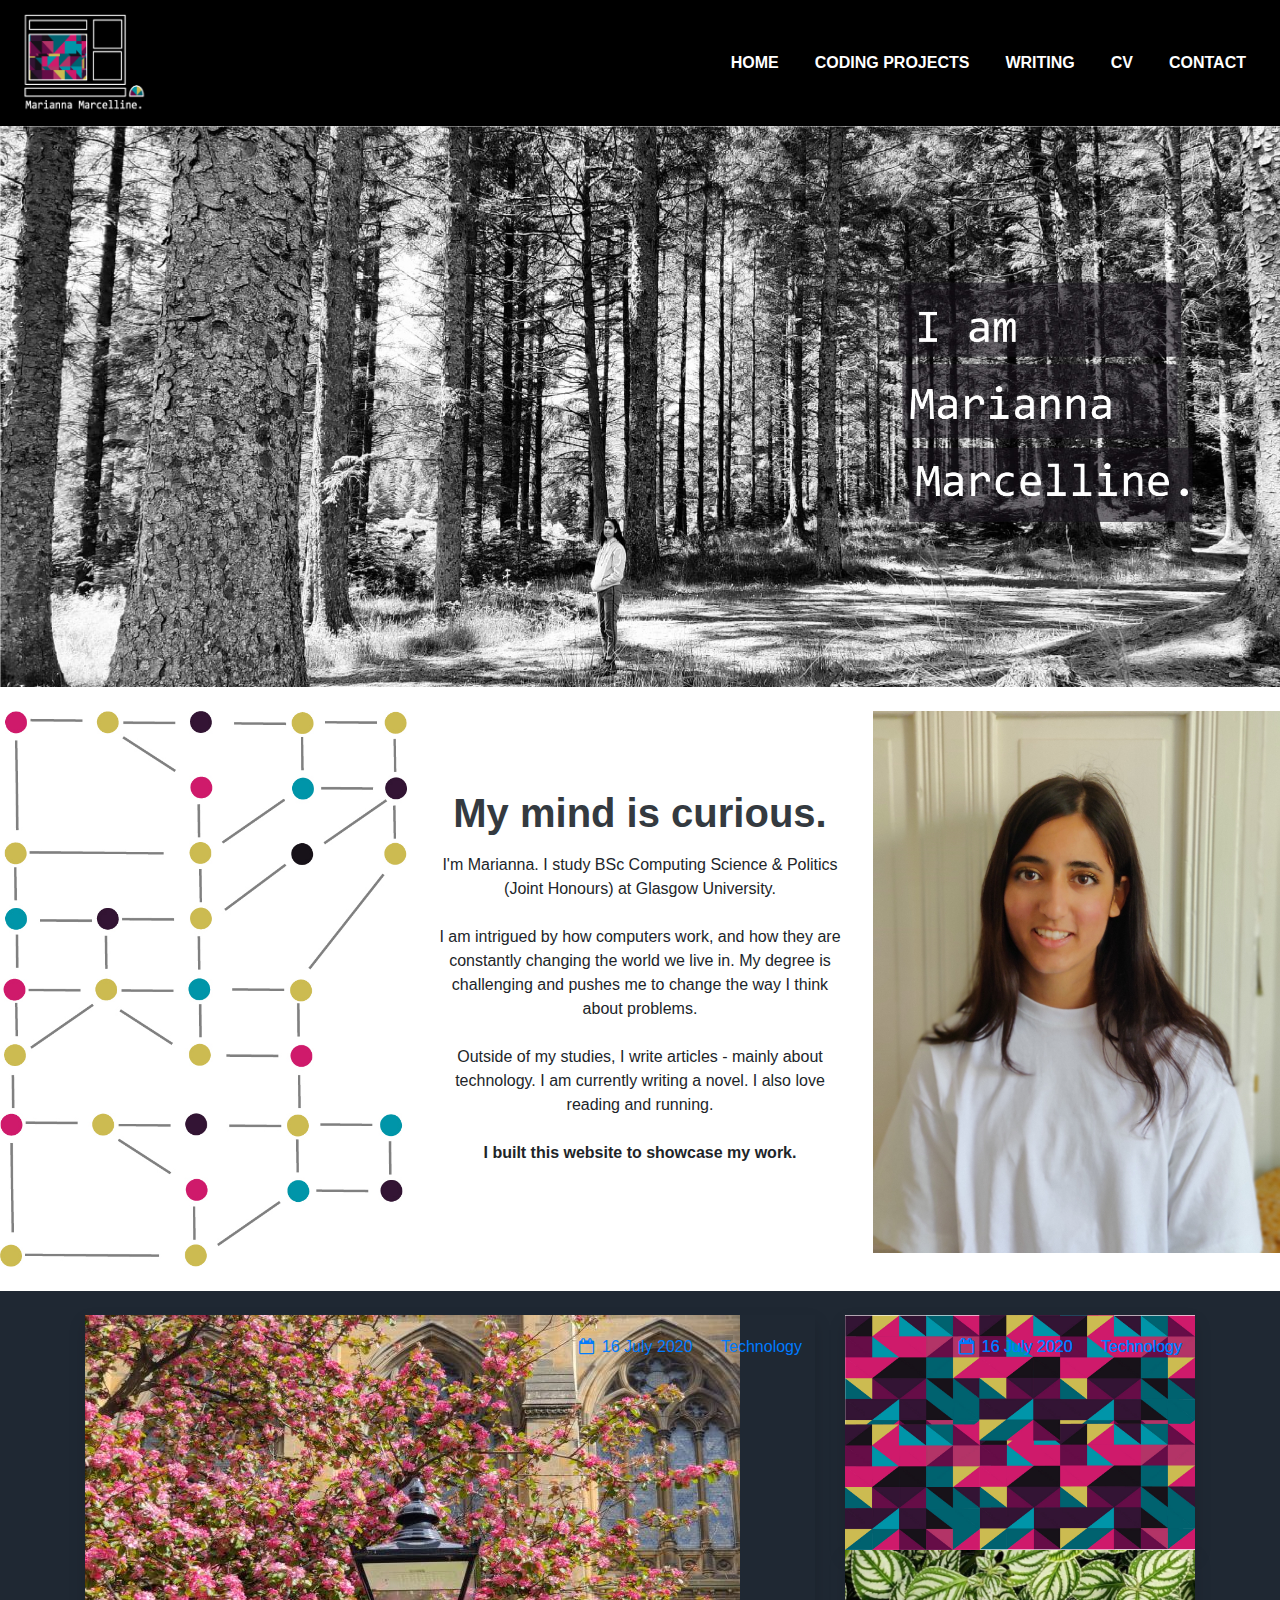
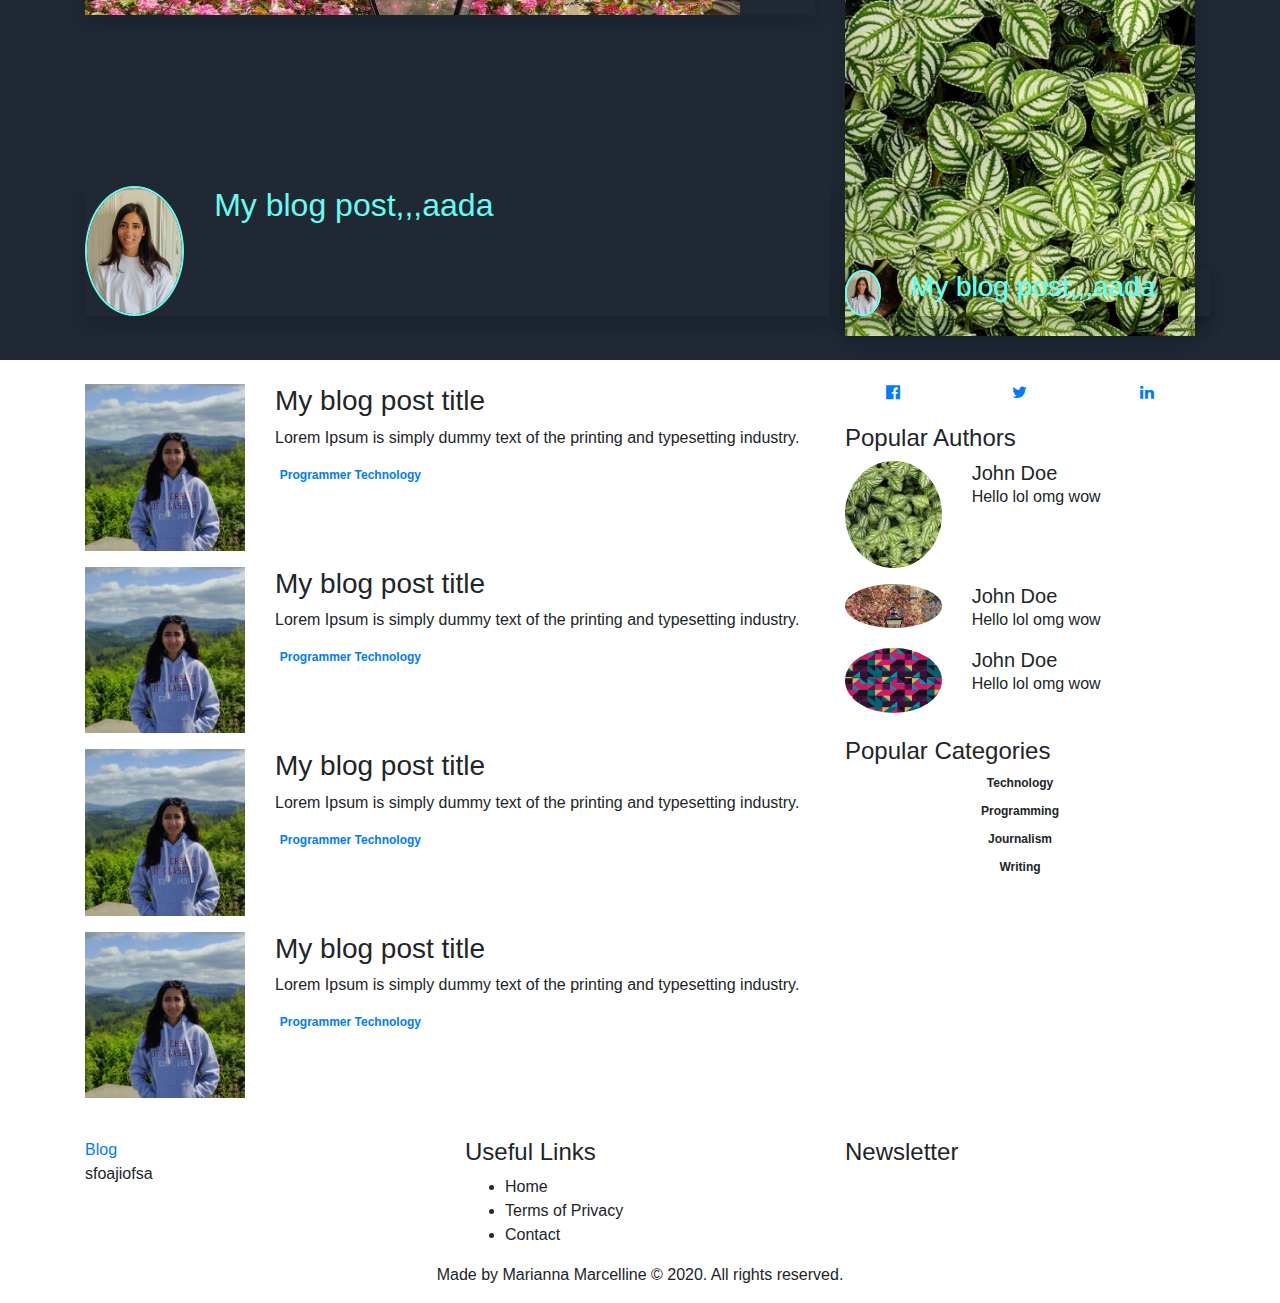
<file: templates/index.html>
<html>
<head>
	<title>Marianna Website</title>
	<link rel="stylesheet" href="../static/css/style.css">
	<link href="https://fonts.googleapis.com/css2?family=Nanum+Gothic+Coding&display=swap" rel="stylesheet">
	<link rel="stylesheet" href="https://stackpath.bootstrapcdn.com/bootstrap/4.5.0/css/bootstrap.min.css">
	<script src="https://code.jquery.com/jquery-3.5.1.slim.min.js"></script>
	<script src="https://stackpath.bootstrapcdn.com/bootstrap/4.5.0/js/bootstrap.min.js" ></script>
	<link rel="stylesheet" href="https://stackpath.bootstrapcdn.com/font-awesome/4.7.0/css/font-awesome.min.css">
</head>
<body>
<section id="nav-bar">
	<nav class="navbar navbar-expand-lg navbar-light">
  <a class="navbar-brand" href="#"><img src="../static/img/logowithnamewhite.png"></a>
  <button class="navbar-toggler" type="button" data-toggle="collapse" data-target="#navbarNav" aria-controls="navbarNav" aria-expanded="false" aria-label="Toggle navigation">
  	<i class="fa fa-bars" aria-hidden="true"></i>
  </button>
  <div class="collapse navbar-collapse" id="navbarNav">
    <ul class="navbar-nav ml-auto">
      <li class="nav-item">
        <a class="nav-link" href="#">HOME</a>
      </li>
      <li class="nav-item">
        <a class="nav-link" href="#">CODING PROJECTS</a>
      </li>
      <li class="nav-item">
        <a class="nav-link" href="#">WRITING</a>
      </li>
      <li class="nav-item">
        <a class="nav-link" href="#">CV</a>
      </li>
      <li class="nav-item">
        <a class="nav-link" href="#">CONTACT</a>
      </li>
    </ul>
  </div>
</nav>
	
</section>

<!--- BANNER SECTION --->
<section id="banner">
<img src="../static/img/forest2.jpg" class="bottom-img">
</div>
</section>

<!--- Jumbotron --->
<!-- <div class="jumbotron jumbotron-fluid">
  <div class="container">
    <h1 class="display-4">Fluid jumbotron</h1>
    <p class="lead">This is a modified jumbotron that occupies the entire horizontal space of its parent.</p>
  </div>
</div> -->

<!--- Three Column Section --->
<section class="three-column"
<div class="container my-3">
	<div class="row py-4">
		<div class="col-lg-4"><img src="../static/img/dot.jpg" alt="" class="w-100">
		</div>
		<div class="col-lg-4 mb-4 my-lg-auto text-center">
			<h1 class="text-dark font-weight-bold mb-3">My mind is curious.</h1>
			<p class="mb-4">I'm Marianna. I study BSc Computing Science & Politics (Joint Honours) at Glasgow University.</p>
			<p class="mb-4">I am intrigued by how computers work, and how they are
    constantly changing the world we live in. My degree is challenging and pushes me to
    change the way I think about problems.</p>
    		<p class="mb-4">Outside of my studies, I write articles - mainly about technology. I am currently
    writing a novel. I also love reading and running.</p>
    	<p class="mb-4"><b>I built this website to showcase my work.</b></p>
			</div>
			<div class="col-lg-4"><img src="../static/img/headshot.jpg" alt="" class="w-100">
			</div>
		</div>
	</div>
</section>

<!--- Recent Posts Section -->
<section class="hero py-4">
	<div class="container">
		<div class="row">
			<div class="col-lg-8">
				<div class="hero-post shadow mb-3">
					<img class="img-fluid" alt="" src="../static/img/glasgowuni.jpg">
					<div class="hero-post-badges text-center">
						<a class="p-2 px-3 mb-2" href="#"><i class="mr-2 fa fa-calendar-o" aria-hidden="true"></i></i>16 July 2020</a>
						<a  class ="p-2 mb-2" href="#">Technology</a>
					</div>
					<div class="hero-post-content shadow">
						<div class="row">
							<div class="col-md-2">
								<img alt="Author" class="img-fluid rounded-circle" src="../static/img/headshot.jpg">
							</div>
							<div class="col-md-10">
								<h2>My blog post,,,aada</h2>
							</div>
						</div>
					</div>
				</div>
			</div>
			<div class="col-lg-4">
				<div class="hero-post shadow">
					<img class="img-fluid" alt="" src="../static/img/pattern.jpg">
					<div class="hero-post-badges">
						<a class="p-2 mb-2 px-3" href="#"><i class="mr-2 fa fa-calendar-o" aria-hidden="true"></i></i>16 July 2020</a>
						<a class="p-2" href="#">Technology</a>
					</div>
					<div class="hero-post-content shadow">
						<div class="row">
							<div class="col-md-2">
								<img alt="Author" class="img-fluid rounded-circle" src="../static/img/headshot.jpg">
							</div>
							<div class="col-md-10">
								<h3>My blog post,,,aada</h3>
							</div>
						</div>
					</div>
				</div>
				<div class="hero-post shadow">
					<img class="img-fluid" alt="" src="../static/img/leaves.jpg">
					<div class="hero-post-badges">
						<a class="p-2 mb-2 px-3"href="#"><i class="mr-2 fa fa-calendar-o" aria-hidden="true"></i></i>16 July 2020</a>
						<a class="p-2" href="#">Technology</a>
					</div>
					<div class="hero-post-content shadow">
						<div class="row">
							<div class="col-md-2">
								<img alt="Author" class="img-fluid rounded-circle" src="../static/img/headshot.jpg">
							</div>
							<div class="col-md-10">
								<h3>My blog post,,,aada</h3>
							</div>
						</div>
					</div>
				</div>
			</div>
		</div>
	</div>
</section>
				
<!--Main Blog Section -->
<section class="blog-posts py-4">
	<div class="container">
		<div class="row">
			<div class="col-md-8">
				<article class="blog-post mb-3">
						<div class="row">
							<div class="col-sm-3">
								<img class="img-fluid" alt="" src="../static/img/portrait.jpg">
							</div>
							<div class="col-sm-9">
								<h3>My blog post title</h3>
								<p>Lorem Ipsum is simply dummy text of the printing and typesetting industry.</p>
								<div class="badge">
									<a href="#">Programmer</a>
									<a href="#">Technology</a>
								</div>
							</div>
						</div>
				</article>
				<article class="blog-post mb-3">
						<div class="row">
							<div class="col-sm-3">
								<img class="img-fluid" alt="" src="../static/img/portrait.jpg">
							</div>
							<div class="col-sm-9">
								<h3>My blog post title</h3>
								<p>Lorem Ipsum is simply dummy text of the printing and typesetting industry.</p>
								<div class="badge">
									<a href="#">Programmer</a>
									<a href="#">Technology</a>
								</div>
							</div>
						</div>
				</article>
				<article class="blog-post mb-3">
						<div class="row">
							<div class="col-sm-3">
								<img class="img-fluid" alt="" src="../static/img/portrait.jpg">
							</div>
							<div class="col-sm-9">
								<h3>My blog post title</h3>
								<p>Lorem Ipsum is simply dummy text of the printing and typesetting industry.</p>
								<div class="badge">
									<a href="#">Programmer</a>
									<a href="#">Technology</a>
								</div>
							</div>
						</div>
				</article>
				<article class="blog-post mb-3">
						<div class="row">
							<div class="col-sm-3">
								<img class="img-fluid" alt="" src="../static/img/portrait.jpg">
							</div>
							<div class="col-sm-9">
								<h3>My blog post title</h3>
								<p>Lorem Ipsum is simply dummy text of the printing and typesetting industry.</p>
								<div class="badge">
									<a href="#">Programmer</a>
									<a href="#">Technology</a>
								</div>
							</div>
						</div>
				</article>
			</div>
			<aside class="col-md-4">
				<!-- --Social links--> 
				<div class="row text-center">
					<div class="col-sm-4">
						<a class="social-link py-4 w-100">
							<i class="fa fa-facebook-official" aria-hidden="true"></i>
						</a>
					</div>
					<div class="col-sm-4">
						<a class="social-link py-4 w-100">
							<i class="fa fa-twitter" aria-hidden="true"></i>
						</a>
					</div>
					<div class="col-sm-4">
						<a class="social-link py-4 w-100">
							<i class="fa fa-LinkedIn" aria-hidden="true"></i>
						</a>
					</div>
				</div>
				<h4 class="aside-heading mt-4">Popular Authors</h4>
				<article class="row author mb-3">
					<div class="col-sm-4">
						<img class="img-fluid rounded-circle" alt="" src="../static/img/leaves.jpg">
					</div>
					<div class="col-sm-8">
						<h5 class="m-0">John Doe</h5>
						<p class="m-0"> Hello lol omg wow  </p>
						<div class="social-links">
							<a href="#"></a>
						</div>
					</div>
				</article>
					<article class="row author mb-3">
					<div class="col-sm-4">
						<img class="img-fluid rounded-circle" alt="" src="../static/img/glasgowuni.jpg">
					</div>
					<div class="col-sm-8">
						<h5 class="m-0">John Doe</h5>
						<p class="m-0"> Hello lol omg wow  </p>
						<div class="social-links">
							<a href="#"></a>
						</div>
					</div>
				</article>
					<article class="row author mb-3">
					<div class="col-sm-4">
						<img class="img-fluid rounded-circle" alt="" src="../static/img/pattern.jpg">
					</div>
					<div class="col-sm-8">
						<h5 class="m-0">John Doe</h5>
						<p class="m-0"> Hello lol omg wow  </p>
						<div class="social-links">
							<a href="#"></a>
						</div>
					</div>
				</article>
				<h4 class="aside-heading mt-4">Popular Categories</h4>
				<div class="badge w-100">
					<p class="badge-link">
						<a>Technology</a>
					</p>
					<p class="badge-link">
						<a>Programming</a>
					</p>
					<p class="badge-link">
						<a>Journalism</a>
					</p>
					<p class="badge-link">
						<a>Writing</a>
					</p>
				</div>
			</aside>
		</div>
	</div>
</section>

<!--Footer Section-->
<footer>
	<div class="container">
		<div class="row">
			<div class="col-md-4">
				<a class="footer-logo" href="">Blog</a>
				<p>sfoajiofsa</p>
			</div>
			<div class="col-md-4">
				<h4>Useful Links</h4>
				<ul>
					<li><a>Home</a></li>
					<li><a>Terms of Privacy</a></li>
					<li><a>Contact</a></li>
				</ul>
			</div>
			<div class="col-md-4">
				<h4>Newsletter</h4>


			</div>
		</div>
		<div class="w-100 text-center credits">
			<p>Made by Marianna Marcelline &copy; 2020. All rights reserved.</p>
	</div>
</footer>

		

</body>
</html>
</file>
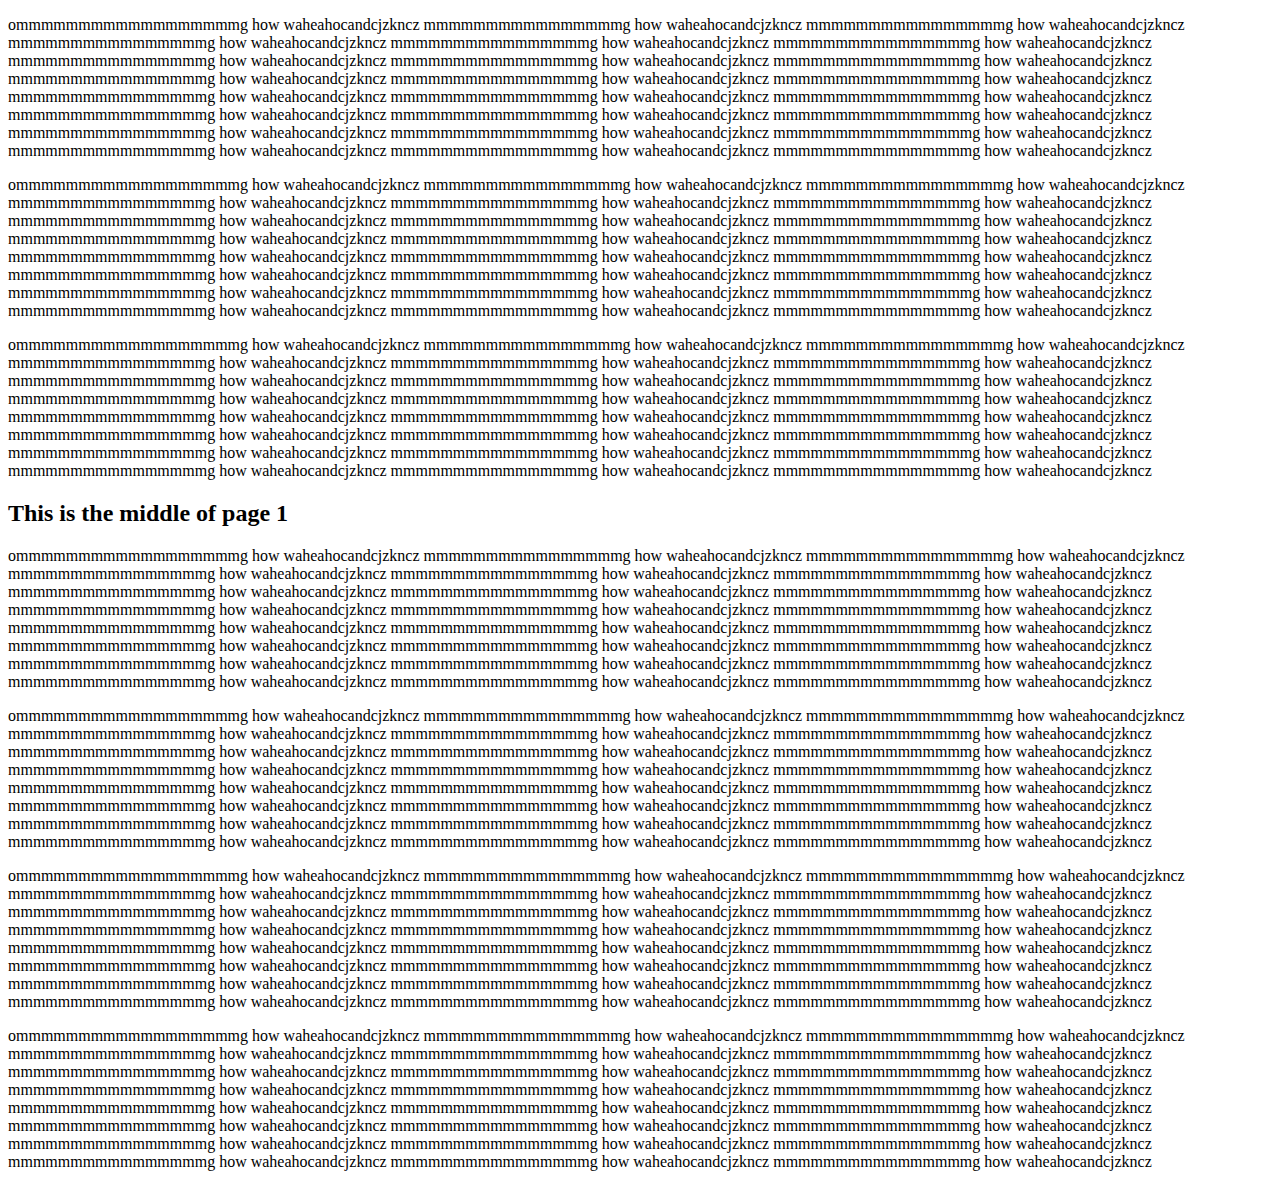
<file: page1.html>
<!doctype html>
<html>
<head>
<body>
  <p>ommmmmmmmmmmmmmmmmmg how waheahocandcjzkncz
    mmmmmmmmmmmmmmmmg how waheahocandcjzkncz
    mmmmmmmmmmmmmmmmg how waheahocandcjzkncz
    mmmmmmmmmmmmmmmmg how waheahocandcjzkncz
    mmmmmmmmmmmmmmmmg how waheahocandcjzkncz
    mmmmmmmmmmmmmmmmg how waheahocandcjzkncz
    mmmmmmmmmmmmmmmmg how waheahocandcjzkncz
    mmmmmmmmmmmmmmmmg how waheahocandcjzkncz
    mmmmmmmmmmmmmmmmg how waheahocandcjzkncz
    mmmmmmmmmmmmmmmmg how waheahocandcjzkncz
    mmmmmmmmmmmmmmmmg how waheahocandcjzkncz
    mmmmmmmmmmmmmmmmg how waheahocandcjzkncz
    mmmmmmmmmmmmmmmmg how waheahocandcjzkncz
    mmmmmmmmmmmmmmmmg how waheahocandcjzkncz

    mmmmmmmmmmmmmmmmg how waheahocandcjzkncz
    mmmmmmmmmmmmmmmmg how waheahocandcjzkncz

    mmmmmmmmmmmmmmmmg how waheahocandcjzkncz
    mmmmmmmmmmmmmmmmg how waheahocandcjzkncz
    mmmmmmmmmmmmmmmmg how waheahocandcjzkncz
    mmmmmmmmmmmmmmmmg how waheahocandcjzkncz
    mmmmmmmmmmmmmmmmg how waheahocandcjzkncz
    mmmmmmmmmmmmmmmmg how waheahocandcjzkncz
    mmmmmmmmmmmmmmmmg how waheahocandcjzkncz
    mmmmmmmmmmmmmmmmg how waheahocandcjzkncz </P>
    <p>ommmmmmmmmmmmmmmmmmg how waheahocandcjzkncz
      mmmmmmmmmmmmmmmmg how waheahocandcjzkncz
      mmmmmmmmmmmmmmmmg how waheahocandcjzkncz
      mmmmmmmmmmmmmmmmg how waheahocandcjzkncz
      mmmmmmmmmmmmmmmmg how waheahocandcjzkncz
      mmmmmmmmmmmmmmmmg how waheahocandcjzkncz
      mmmmmmmmmmmmmmmmg how waheahocandcjzkncz
      mmmmmmmmmmmmmmmmg how waheahocandcjzkncz
      mmmmmmmmmmmmmmmmg how waheahocandcjzkncz
      mmmmmmmmmmmmmmmmg how waheahocandcjzkncz
      mmmmmmmmmmmmmmmmg how waheahocandcjzkncz
      mmmmmmmmmmmmmmmmg how waheahocandcjzkncz
      mmmmmmmmmmmmmmmmg how waheahocandcjzkncz
      mmmmmmmmmmmmmmmmg how waheahocandcjzkncz

      mmmmmmmmmmmmmmmmg how waheahocandcjzkncz
      mmmmmmmmmmmmmmmmg how waheahocandcjzkncz

      mmmmmmmmmmmmmmmmg how waheahocandcjzkncz
      mmmmmmmmmmmmmmmmg how waheahocandcjzkncz
      mmmmmmmmmmmmmmmmg how waheahocandcjzkncz
      mmmmmmmmmmmmmmmmg how waheahocandcjzkncz
      mmmmmmmmmmmmmmmmg how waheahocandcjzkncz
      mmmmmmmmmmmmmmmmg how waheahocandcjzkncz
      mmmmmmmmmmmmmmmmg how waheahocandcjzkncz
      mmmmmmmmmmmmmmmmg how waheahocandcjzkncz </P>
      <p>ommmmmmmmmmmmmmmmmmg how waheahocandcjzkncz
        mmmmmmmmmmmmmmmmg how waheahocandcjzkncz
        mmmmmmmmmmmmmmmmg how waheahocandcjzkncz
        mmmmmmmmmmmmmmmmg how waheahocandcjzkncz
        mmmmmmmmmmmmmmmmg how waheahocandcjzkncz
        mmmmmmmmmmmmmmmmg how waheahocandcjzkncz
        mmmmmmmmmmmmmmmmg how waheahocandcjzkncz
        mmmmmmmmmmmmmmmmg how waheahocandcjzkncz
        mmmmmmmmmmmmmmmmg how waheahocandcjzkncz
        mmmmmmmmmmmmmmmmg how waheahocandcjzkncz
        mmmmmmmmmmmmmmmmg how waheahocandcjzkncz
        mmmmmmmmmmmmmmmmg how waheahocandcjzkncz
        mmmmmmmmmmmmmmmmg how waheahocandcjzkncz
        mmmmmmmmmmmmmmmmg how waheahocandcjzkncz

        mmmmmmmmmmmmmmmmg how waheahocandcjzkncz
        mmmmmmmmmmmmmmmmg how waheahocandcjzkncz

        mmmmmmmmmmmmmmmmg how waheahocandcjzkncz
        mmmmmmmmmmmmmmmmg how waheahocandcjzkncz
        mmmmmmmmmmmmmmmmg how waheahocandcjzkncz
        mmmmmmmmmmmmmmmmg how waheahocandcjzkncz
        mmmmmmmmmmmmmmmmg how waheahocandcjzkncz
        mmmmmmmmmmmmmmmmg how waheahocandcjzkncz
        mmmmmmmmmmmmmmmmg how waheahocandcjzkncz
        mmmmmmmmmmmmmmmmg how waheahocandcjzkncz </p>
  <p><h2 id="mid">This is the middle of page 1</h2></p>
  <p>ommmmmmmmmmmmmmmmmmg how waheahocandcjzkncz
    mmmmmmmmmmmmmmmmg how waheahocandcjzkncz
    mmmmmmmmmmmmmmmmg how waheahocandcjzkncz
    mmmmmmmmmmmmmmmmg how waheahocandcjzkncz
    mmmmmmmmmmmmmmmmg how waheahocandcjzkncz
    mmmmmmmmmmmmmmmmg how waheahocandcjzkncz
    mmmmmmmmmmmmmmmmg how waheahocandcjzkncz
    mmmmmmmmmmmmmmmmg how waheahocandcjzkncz
    mmmmmmmmmmmmmmmmg how waheahocandcjzkncz
    mmmmmmmmmmmmmmmmg how waheahocandcjzkncz
    mmmmmmmmmmmmmmmmg how waheahocandcjzkncz
    mmmmmmmmmmmmmmmmg how waheahocandcjzkncz
    mmmmmmmmmmmmmmmmg how waheahocandcjzkncz
    mmmmmmmmmmmmmmmmg how waheahocandcjzkncz

    mmmmmmmmmmmmmmmmg how waheahocandcjzkncz
    mmmmmmmmmmmmmmmmg how waheahocandcjzkncz

    mmmmmmmmmmmmmmmmg how waheahocandcjzkncz
    mmmmmmmmmmmmmmmmg how waheahocandcjzkncz
    mmmmmmmmmmmmmmmmg how waheahocandcjzkncz
    mmmmmmmmmmmmmmmmg how waheahocandcjzkncz
    mmmmmmmmmmmmmmmmg how waheahocandcjzkncz
    mmmmmmmmmmmmmmmmg how waheahocandcjzkncz
    mmmmmmmmmmmmmmmmg how waheahocandcjzkncz
    mmmmmmmmmmmmmmmmg how waheahocandcjzkncz </p>
    <p>ommmmmmmmmmmmmmmmmmg how waheahocandcjzkncz
      mmmmmmmmmmmmmmmmg how waheahocandcjzkncz
      mmmmmmmmmmmmmmmmg how waheahocandcjzkncz
      mmmmmmmmmmmmmmmmg how waheahocandcjzkncz
      mmmmmmmmmmmmmmmmg how waheahocandcjzkncz
      mmmmmmmmmmmmmmmmg how waheahocandcjzkncz
      mmmmmmmmmmmmmmmmg how waheahocandcjzkncz
      mmmmmmmmmmmmmmmmg how waheahocandcjzkncz
      mmmmmmmmmmmmmmmmg how waheahocandcjzkncz
      mmmmmmmmmmmmmmmmg how waheahocandcjzkncz
      mmmmmmmmmmmmmmmmg how waheahocandcjzkncz
      mmmmmmmmmmmmmmmmg how waheahocandcjzkncz
      mmmmmmmmmmmmmmmmg how waheahocandcjzkncz
      mmmmmmmmmmmmmmmmg how waheahocandcjzkncz

      mmmmmmmmmmmmmmmmg how waheahocandcjzkncz
      mmmmmmmmmmmmmmmmg how waheahocandcjzkncz

      mmmmmmmmmmmmmmmmg how waheahocandcjzkncz
      mmmmmmmmmmmmmmmmg how waheahocandcjzkncz
      mmmmmmmmmmmmmmmmg how waheahocandcjzkncz
      mmmmmmmmmmmmmmmmg how waheahocandcjzkncz
      mmmmmmmmmmmmmmmmg how waheahocandcjzkncz
      mmmmmmmmmmmmmmmmg how waheahocandcjzkncz
      mmmmmmmmmmmmmmmmg how waheahocandcjzkncz
      mmmmmmmmmmmmmmmmg how waheahocandcjzkncz </p>
      <p>ommmmmmmmmmmmmmmmmmg how waheahocandcjzkncz
        mmmmmmmmmmmmmmmmg how waheahocandcjzkncz
        mmmmmmmmmmmmmmmmg how waheahocandcjzkncz
        mmmmmmmmmmmmmmmmg how waheahocandcjzkncz
        mmmmmmmmmmmmmmmmg how waheahocandcjzkncz
        mmmmmmmmmmmmmmmmg how waheahocandcjzkncz
        mmmmmmmmmmmmmmmmg how waheahocandcjzkncz
        mmmmmmmmmmmmmmmmg how waheahocandcjzkncz
        mmmmmmmmmmmmmmmmg how waheahocandcjzkncz
        mmmmmmmmmmmmmmmmg how waheahocandcjzkncz
        mmmmmmmmmmmmmmmmg how waheahocandcjzkncz
        mmmmmmmmmmmmmmmmg how waheahocandcjzkncz
        mmmmmmmmmmmmmmmmg how waheahocandcjzkncz
        mmmmmmmmmmmmmmmmg how waheahocandcjzkncz

        mmmmmmmmmmmmmmmmg how waheahocandcjzkncz
        mmmmmmmmmmmmmmmmg how waheahocandcjzkncz

        mmmmmmmmmmmmmmmmg how waheahocandcjzkncz
        mmmmmmmmmmmmmmmmg how waheahocandcjzkncz
        mmmmmmmmmmmmmmmmg how waheahocandcjzkncz
        mmmmmmmmmmmmmmmmg how waheahocandcjzkncz
        mmmmmmmmmmmmmmmmg how waheahocandcjzkncz
        mmmmmmmmmmmmmmmmg how waheahocandcjzkncz
        mmmmmmmmmmmmmmmmg how waheahocandcjzkncz
        mmmmmmmmmmmmmmmmg how waheahocandcjzkncz </p>
        <p>ommmmmmmmmmmmmmmmmmg how waheahocandcjzkncz
          mmmmmmmmmmmmmmmmg how waheahocandcjzkncz
          mmmmmmmmmmmmmmmmg how waheahocandcjzkncz
          mmmmmmmmmmmmmmmmg how waheahocandcjzkncz
          mmmmmmmmmmmmmmmmg how waheahocandcjzkncz
          mmmmmmmmmmmmmmmmg how waheahocandcjzkncz
          mmmmmmmmmmmmmmmmg how waheahocandcjzkncz
          mmmmmmmmmmmmmmmmg how waheahocandcjzkncz
          mmmmmmmmmmmmmmmmg how waheahocandcjzkncz
          mmmmmmmmmmmmmmmmg how waheahocandcjzkncz
          mmmmmmmmmmmmmmmmg how waheahocandcjzkncz
          mmmmmmmmmmmmmmmmg how waheahocandcjzkncz
          mmmmmmmmmmmmmmmmg how waheahocandcjzkncz
          mmmmmmmmmmmmmmmmg how waheahocandcjzkncz

          mmmmmmmmmmmmmmmmg how waheahocandcjzkncz
          mmmmmmmmmmmmmmmmg how waheahocandcjzkncz

          mmmmmmmmmmmmmmmmg how waheahocandcjzkncz
          mmmmmmmmmmmmmmmmg how waheahocandcjzkncz
          mmmmmmmmmmmmmmmmg how waheahocandcjzkncz
          mmmmmmmmmmmmmmmmg how waheahocandcjzkncz
          mmmmmmmmmmmmmmmmg how waheahocandcjzkncz
          mmmmmmmmmmmmmmmmg how waheahocandcjzkncz
          mmmmmmmmmmmmmmmmg how waheahocandcjzkncz
          mmmmmmmmmmmmmmmmg how waheahocandcjzkncz </p>

</body>
</html>
</file>
<file: static/css/style.css>
*
{
	margin: 0
	padding: 0;
}
body
{
	font-family: sans-serif;
}
#nav-bar
{
	position: sticky;
	top: 0;
	z-index: 10;
}
.navbar
{
	background-color: black;
	padding: 0: !important;
}
.navbar-brand img
{
	height: 100px;
}

.navbar-nav li
{
	padding: 0 10px;
}
.navbar-nav li a
{
	color: white !important;
	font-weight:600;
	float: right;
	text-align: left;

}

.fa-bars
{
	color: white;
	font-size:30px !important;
}
.navbar-toggler
{
	outline: none !important;
}
/*----- banner section ----*/
#banner
{ 
	background-color: white;
	color: white;
}
.bottom-img
{ 
	width: 100%;
}

/* HERO */

.hero {
	background-color: #1F2833;
}

.hero-post-badges{
	position: absolute;
	top: 20px;
	right: 20px;
}

.her{
	position: relative;
}
}
.hero-post-badges>a{
	display:block;
	background-color: #aB0C10;
	color:#66FCF1;
	font-size:0.8rem;
}
.hero-post-content{
	position: absolute;
	bottom: 20px;
	color:#66FCF1;
}
.hero-post-content img{
	border: 2px solid #66FCF1;
}
</file>
